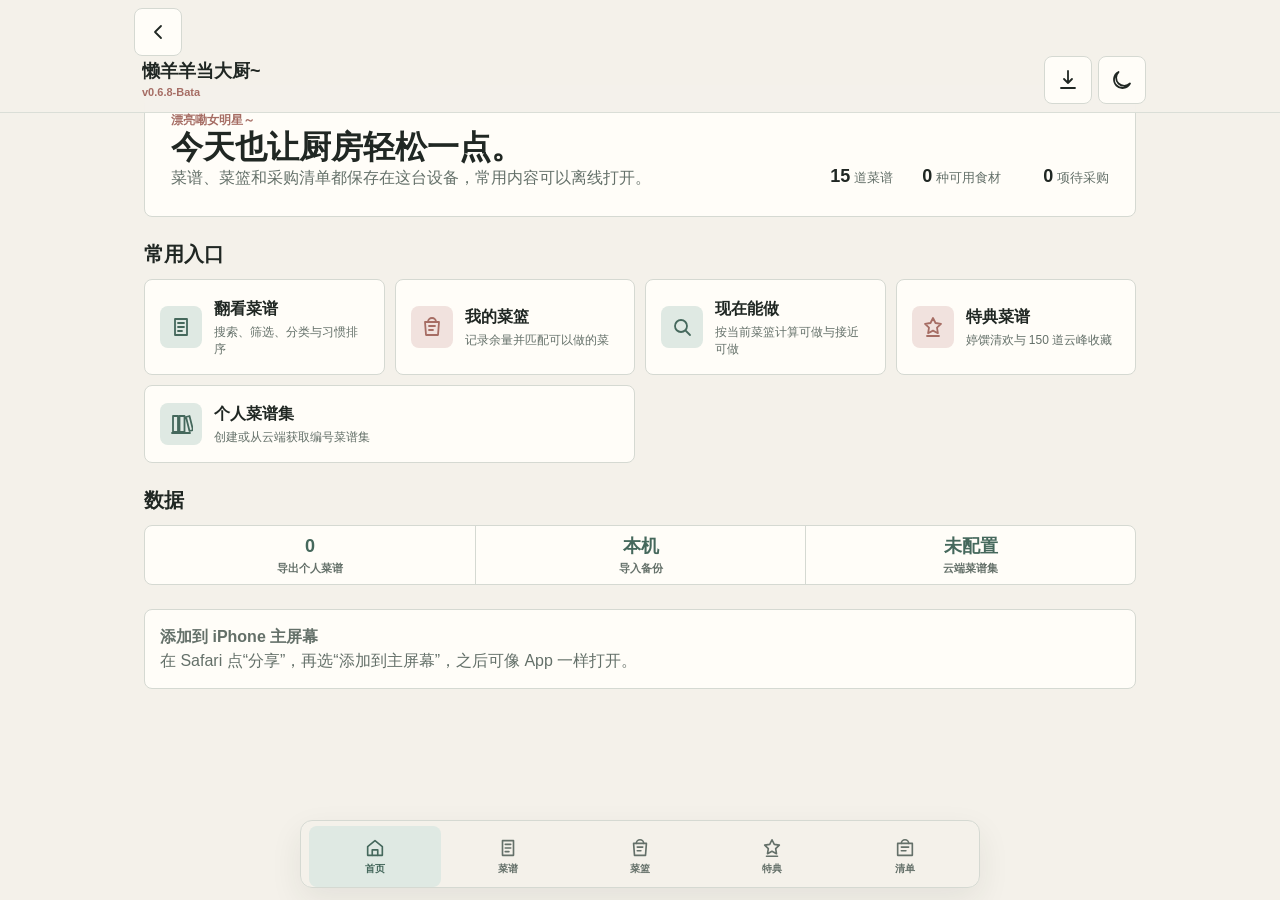
<file: docs/pwa/index.html>
<!doctype html>
<html lang="zh-CN">
<head>
  <meta charset="utf-8">
  <meta name="viewport" content="width=device-width,initial-scale=1,viewport-fit=cover">
  <meta name="theme-color" content="#f4f1ea" media="(prefers-color-scheme: light)">
  <meta name="theme-color" content="#181a19" media="(prefers-color-scheme: dark)">
  <meta name="description" content="懒羊羊当大厨~，可添加到 iPhone 主屏幕的离线家庭菜谱工具。">
  <meta name="apple-mobile-web-app-capable" content="yes">
  <meta name="apple-mobile-web-app-status-bar-style" content="default">
  <meta name="apple-mobile-web-app-title" content="懒羊羊当大厨~">
  <link rel="manifest" href="./manifest.webmanifest">
  <link rel="apple-touch-icon" href="./icons/icon-180.png">
  <link rel="icon" href="./icons/icon-192.png">
  <link rel="stylesheet" href="./styles.css">
  <script>try{document.documentElement.dataset.theme=localStorage.getItem("lazy-sheep-chef:pwa:tings:theme")||"light"}catch(_){}</script>
  <title>懒羊羊当大厨~</title>
</head>
<body>
  <a class="skip-link" href="#app-main">跳到主要内容</a>
  <div id="app" class="app-shell">
    <header class="topbar">
      <div class="topbar-inner">
        <button id="back-button" class="icon-button back-button" type="button" aria-label="返回" hidden></button>
        <div class="brand-block">
          <strong id="page-title" class="page-title">懒羊羊当大厨~</strong>
          <span id="page-kicker" class="page-kicker">漂亮嘞女明星～</span>
        </div>
        <div class="topbar-actions">
          <button id="install-button" class="icon-button" type="button" aria-label="安装到桌面" title="安装到桌面" hidden></button>
          <button id="theme-button" class="icon-button" type="button" aria-label="切换夜间皮肤" title="切换皮肤"></button>
        </div>
      </div>
    </header>

    <main id="app-main" tabindex="-1" aria-live="polite"></main>

    <nav id="bottom-nav" class="bottom-nav" aria-label="主要导航"></nav>
  </div>

  <div id="modal-root"></div>
  <div id="toast" class="toast" role="status" aria-live="polite" hidden></div>
  <input id="import-file" type="file" accept="application/json,.json" hidden>

  <script src="./core.js"></script>
  <script src="./app.js"></script>
</body>
</html>
</file>
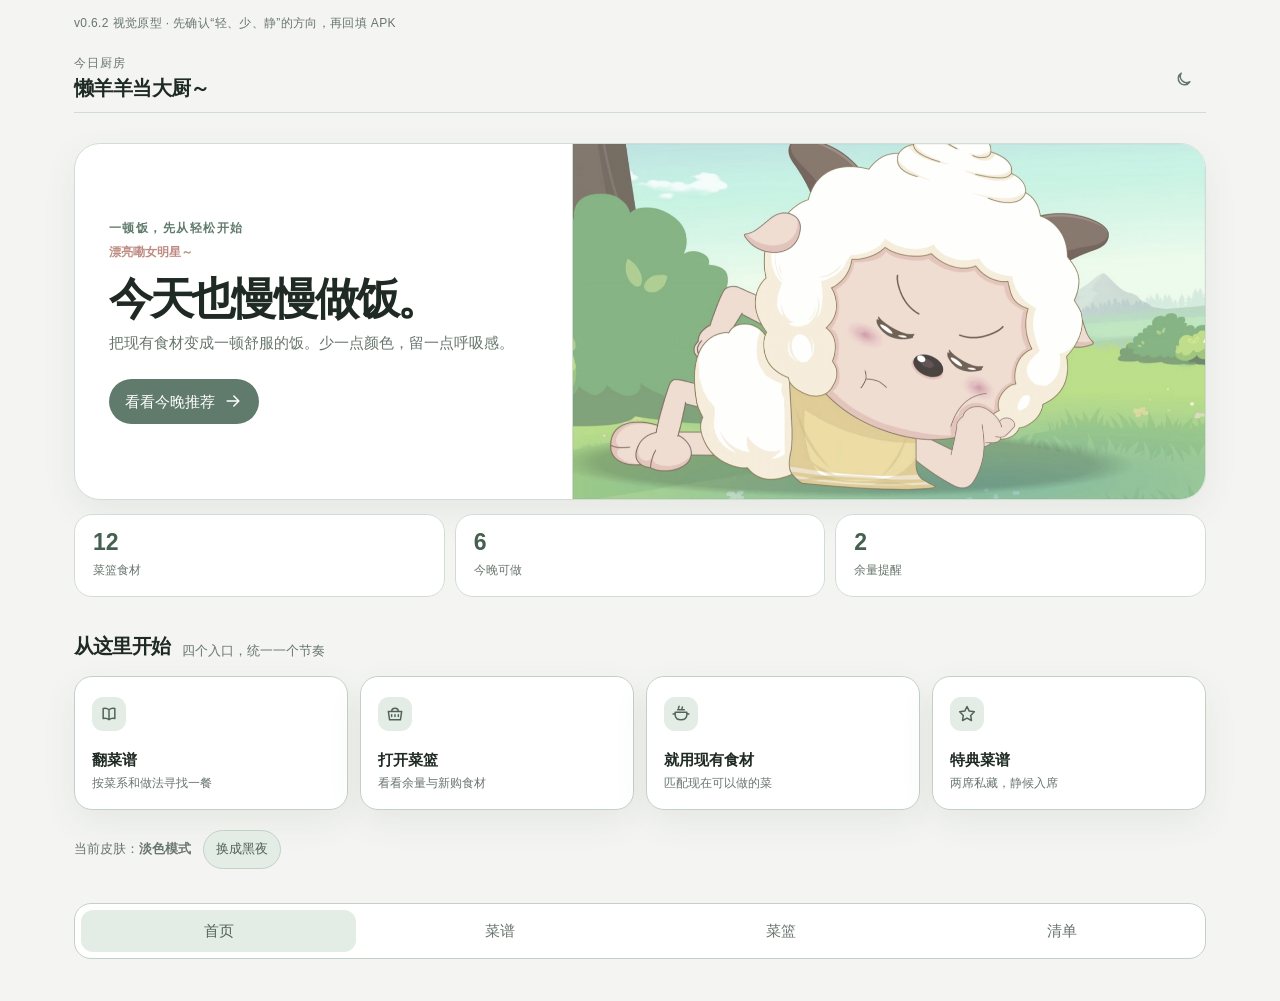
<file: docs/prototype/v0.6.2/index.html>
<!doctype html>
<html lang="zh-CN">
<head>
  <meta charset="utf-8">
  <meta name="viewport" content="width=device-width, initial-scale=1">
  <title>懒羊羊当大厨 · 视觉原型</title>
  <style>
    :root {
      color-scheme: light;
      --canvas: #f4f5f2;
      --surface: #ffffff;
      --surface-soft: #edf2ee;
      --hero: #eaf0eb;
      --ink: #202a24;
      --muted: #68756d;
      --line: #d1ddd4;
      --control-line: #c2d0c6;
      --control-soft: #e4ece6;
      --control-ink: #50645a;
      --accent: #607b6c;
      --accent-deep: #456051;
      --rose: #bd8b82;
      --gold: #ad9b66;
      --shadow: 0 12px 34px rgba(58, 74, 63, .08);
      --radius-lg: 26px;
      --radius-md: 18px;
      --radius-sm: 13px;
    }

    html[data-theme="night"] {
      color-scheme: dark;
      --canvas: #121614;
      --surface: #1c221e;
      --surface-soft: #26302a;
      --hero: #202a24;
      --ink: #edf2ed;
      --muted: #afbbb2;
      --line: #354139;
      --control-line: #4d5f53;
      --control-soft: #2d3a31;
      --control-ink: #d3e1d6;
      --accent: #9eb8a6;
      --accent-deep: #d1e0d5;
      --rose: #d29b92;
      --gold: #d0bb81;
      --shadow: none;
    }

    * { box-sizing: border-box; }
    body {
      margin: 0;
      min-width: 320px;
      background: var(--canvas);
      color: var(--ink);
      font: 15px/1.55 Inter, "PingFang SC", "Microsoft YaHei", sans-serif;
      transition: background .2s ease, color .2s ease;
    }
    button { font: inherit; }
    .prototype-note {
      max-width: 1180px;
      margin: 14px auto 0;
      padding: 0 24px;
      color: var(--muted);
      font-size: 12px;
      letter-spacing: .03em;
    }
    .shell { max-width: 1180px; margin: 0 auto; padding: 14px 24px 42px; }
    .topbar {
      display: flex;
      align-items: center;
      gap: 18px;
      min-height: 66px;
      border-bottom: 1px solid var(--line);
    }
    .brand { margin-right: auto; }
    .brand small { display: block; color: var(--muted); font-size: 12px; letter-spacing: .08em; }
    .brand strong { display: block; margin-top: 1px; font-size: 20px; letter-spacing: -.03em; }
    .top-actions { display: flex; align-items: center; gap: 7px; }
    .icon-button, .nav-button, .text-button {
      border: 1px solid transparent;
      background: transparent;
      color: var(--muted);
      cursor: pointer;
      transition: background .18s ease, color .18s ease, border-color .18s ease, transform .18s ease;
    }
    .icon-button {
      display: grid;
      place-items: center;
      width: 44px;
      height: 44px;
      border-radius: 50%;
    }
    .icon-button:hover, .icon-button:focus-visible { background: var(--surface-soft); color: var(--accent-deep); }
    .icon-button:active { transform: scale(.96); }
    .icon { width: 20px; height: 20px; fill: none; stroke: currentColor; stroke-width: 1.8; stroke-linecap: round; stroke-linejoin: round; }
    .page { display: none; padding-top: 30px; }
    .page.is-active { display: block; animation: rise .22s ease both; }
    @keyframes rise { from { opacity: 0; transform: translateY(8px); } to { opacity: 1; transform: none; } }
    @media (prefers-reduced-motion: reduce) { *, *::before, *::after { animation-duration: .01ms !important; transition-duration: .01ms !important; } }

    .hero {
      display: grid;
      grid-template-columns: minmax(0, .88fr) minmax(300px, 1.12fr);
      align-items: center;
      min-height: 286px;
      padding: 0;
      border: 1px solid var(--line);
      border-radius: var(--radius-lg);
      background: var(--surface);
      box-shadow: var(--shadow);
      overflow: hidden;
    }
    .hero-copy { max-width: 560px; padding: 32px 34px; }
    .eyebrow { color: var(--accent); font-size: 12px; font-weight: 700; letter-spacing: .12em; }
    .signature { margin-top: 6px; color: var(--rose); font-size: 12px; font-weight: 700; }
    h1 { margin: 13px 0 9px; font-size: clamp(28px, 4vw, 44px); line-height: 1.08; letter-spacing: -.065em; }
    .hero p { max-width: 430px; margin: 0; color: var(--muted); }
    .hero-action { display: inline-flex; align-items: center; gap: 8px; margin-top: 24px; padding: 11px 16px; border: 0; border-radius: 999px; background: var(--accent); color: #fff; cursor: pointer; }
    .hero-action:hover, .hero-action:focus-visible { background: var(--accent-deep); }
    html[data-theme="night"] .hero-action { color: #172019; }
    .hero-media { position: relative; min-height: 286px; margin: 0; overflow: hidden; border-left: 1px solid var(--line); background: var(--surface-soft); }
    .hero-media::after { content: ""; position: absolute; inset: 0; background: rgba(244, 247, 242, .14); pointer-events: none; }
    .hero-media img { display: block; width: 100%; height: 100%; min-height: 286px; object-fit: cover; object-position: 51% 53%; filter: saturate(.8) contrast(.96) brightness(1.03); }
    html[data-theme="night"] .hero-media { background: #1a221d; }
    html[data-theme="night"] .hero-media::after { background: rgba(20, 28, 23, .44); }
    html[data-theme="night"] .hero-media img { filter: saturate(.5) contrast(.94) brightness(.72); }

    .section-head { display: flex; align-items: end; gap: 12px; margin: 34px 0 14px; }
    .section-head h2 { margin: 0; font-size: 20px; letter-spacing: -.04em; }
    .section-head span { color: var(--muted); font-size: 13px; }
    .stats { display: grid; grid-template-columns: repeat(3, 1fr); gap: 10px; margin-top: 14px; }
    .stat { padding: 16px 18px; border: 1px solid var(--line); border-radius: var(--radius-md); background: var(--surface); }
    .stat b { display: block; color: var(--accent-deep); font-size: 23px; line-height: 1; }
    .stat span { display: block; margin-top: 7px; color: var(--muted); font-size: 12px; }
    .action-grid { display: grid; grid-template-columns: repeat(4, 1fr); gap: 12px; }
    .action {
      display: flex; min-height: 126px; flex-direction: column; align-items: flex-start; justify-content: space-between;
      padding: 17px; border: 1px solid var(--control-line); border-radius: var(--radius-md); background: var(--surface); color: var(--ink); text-align: left; cursor: pointer; box-shadow: var(--shadow);
      transition: transform .18s ease, border-color .18s ease;
    }
    .action:hover, .action:focus-visible { border-color: var(--accent); transform: translateY(-2px); }
    .action .mini-icon { display: grid; place-items: center; width: 34px; height: 34px; border-radius: 11px; background: var(--control-soft); color: var(--control-ink); }
    .action strong { display: block; margin-top: 14px; color: var(--ink); font-size: 15px; }
    .action span { display: block; margin-top: 3px; color: var(--muted); font-size: 12px; }
    .appearance { display: flex; align-items: center; gap: 12px; margin-top: 20px; color: var(--muted); font-size: 13px; }
    .appearance .text-button { padding: 8px 12px; border-color: var(--control-line); border-radius: 999px; color: var(--control-ink); background: var(--control-soft); }

    .recipes-toolbar { display: flex; align-items: center; gap: 10px; padding: 10px 0 14px; border-bottom: 1px solid var(--line); }
    .recipes-toolbar strong { margin-right: auto; }
    .recipes-toolbar .icon-button { border: 1px solid var(--line); background: var(--surface); }
    .recipe-list { display: grid; gap: 10px; margin-top: 16px; }
    .recipe { display: flex; align-items: center; gap: 14px; padding: 16px; border: 1px solid var(--line); border-radius: var(--radius-md); background: var(--surface); }
    .recipe-mark { display: grid; place-items: center; width: 42px; height: 42px; flex: 0 0 auto; border-radius: 13px; background: var(--surface-soft); color: var(--accent); }
    .recipe strong { display: block; }
    .recipe span { display: block; margin-top: 3px; color: var(--muted); font-size: 12px; }
    .filter-panel { display: none; margin-top: 12px; padding: 16px; border: 1px solid var(--line); border-radius: var(--radius-md); background: var(--surface); }
    .filter-panel.is-open { display: block; }
    .filter-panel label { display: block; color: var(--muted); font-size: 12px; }
    .filter-panel input { width: 100%; margin-top: 7px; padding: 11px 12px; border: 1px solid var(--line); border-radius: 11px; background: var(--canvas); color: var(--ink); }
    .filter-row { display: flex; gap: 8px; flex-wrap: wrap; margin-top: 12px; }
    .filter-chip { padding: 8px 11px; border: 1px solid var(--control-line); border-radius: 999px; background: var(--surface); color: var(--muted); cursor: pointer; }
    .filter-chip.is-selected { border-color: var(--accent); background: var(--control-soft); color: var(--control-ink); }
    .bottom-nav { display: flex; gap: 6px; margin-top: 34px; padding: 6px; border: 1px solid var(--control-line); border-radius: 17px; background: var(--surface); }
    .nav-button { flex: 1; min-height: 42px; border-radius: 12px; }
    .nav-button.is-active { background: var(--control-soft); color: var(--control-ink); }
    .focus-ring:focus-visible, button:focus-visible, input:focus-visible { outline: 3px solid color-mix(in srgb, var(--accent) 38%, transparent); outline-offset: 2px; }
    @media (max-width: 760px) {
      .shell { padding: 10px 16px 28px; }
      .hero { grid-template-columns: 1fr; }
      .hero-copy { padding: 26px 24px 24px; }
      .hero-media { min-height: 216px; border-top: 1px solid var(--line); border-left: 0; }
      .hero-media img { min-height: 216px; object-position: 51% 51%; }
      .action-grid { grid-template-columns: repeat(2, 1fr); }
    }
    @media (max-width: 430px) {
      .prototype-note { padding: 0 16px; }
      .topbar { min-height: 58px; }
      .brand strong { font-size: 18px; }
      .stats { gap: 7px; }
      .stat { padding: 13px 12px; }
      .stat b { font-size: 19px; }
      .action-grid { gap: 8px; }
      .action { min-height: 118px; padding: 14px; }
    }
  </style>
</head>
<body>
  <p class="prototype-note">v0.6.2 视觉原型 · 先确认“轻、少、静”的方向，再回填 APK</p>
  <main class="shell">
    <header class="topbar">
      <div class="brand"><small>今日厨房</small><strong>懒羊羊当大厨～</strong></div>
      <div class="top-actions">
        <button class="icon-button" id="themeToggle" type="button" aria-label="切换到黑夜皮肤" title="切换皮肤">
          <svg class="icon" aria-hidden="true"><use href="#i-moon"></use></svg>
        </button>
      </div>
    </header>

    <section class="page is-active" id="homePage" aria-labelledby="homeTitle">
      <article class="hero">
        <div class="hero-copy">
          <div class="eyebrow">一顿饭，先从轻松开始</div>
          <div class="signature">漂亮嘞女明星～</div>
          <h1 id="homeTitle">今天也慢慢做饭。</h1>
          <p>把现有食材变成一顿舒服的饭。少一点颜色，留一点呼吸感。</p>
          <button class="hero-action" type="button" data-page="recipes">看看今晚推荐 <svg class="icon" aria-hidden="true"><use href="#i-arrow"></use></svg></button>
        </div>
        <figure class="hero-media">
          <img src="assets/lazy-sheep-hero-v2.png" alt="懒羊羊侧卧在草地上的彩色插画" width="2400" height="1350" loading="eager" decoding="async">
        </figure>
      </article>

      <div class="stats" aria-label="厨房状态">
        <div class="stat"><b>12</b><span>菜篮食材</span></div>
        <div class="stat"><b>6</b><span>今晚可做</span></div>
        <div class="stat"><b>2</b><span>余量提醒</span></div>
      </div>

      <div class="section-head"><h2>从这里开始</h2><span>四个入口，统一一个节奏</span></div>
      <div class="action-grid">
        <button class="action" type="button" data-page="recipes"><span class="mini-icon"><svg class="icon"><use href="#i-book"></use></svg></span><span><strong>翻菜谱</strong><span>按菜系和做法寻找一餐</span></span></button>
        <button class="action" type="button"><span class="mini-icon"><svg class="icon"><use href="#i-basket"></use></svg></span><span><strong>打开菜篮</strong><span>看看余量与新购食材</span></span></button>
        <button class="action" type="button"><span class="mini-icon"><svg class="icon"><use href="#i-pot"></use></svg></span><span><strong>就用现有食材</strong><span>匹配现在可以做的菜</span></span></button>
        <button class="action" type="button"><span class="mini-icon"><svg class="icon"><use href="#i-star"></use></svg></span><span><strong>特典菜谱</strong><span>两席私藏，静候入席</span></span></button>
      </div>
      <div class="appearance"><span>当前皮肤：<b id="themeName">淡色模式</b></span><button class="text-button" id="themeInline" type="button">换成黑夜</button></div>
    </section>

    <section class="page" id="recipesPage" aria-labelledby="recipesTitle">
      <div class="section-head"><h2 id="recipesTitle">菜谱</h2><span>先看内容，需要时再筛选</span></div>
      <div class="recipes-toolbar"><strong>全部菜谱 · 24 道</strong><button class="icon-button" id="searchToggle" type="button" aria-label="打开搜索"><svg class="icon"><use href="#i-search"></use></svg></button><button class="icon-button" id="filterToggle" type="button" aria-label="打开筛选"><svg class="icon"><use href="#i-filter"></use></svg></button></div>
      <div class="filter-panel" id="filterPanel">
        <label>搜索菜谱<input placeholder="输入菜名、食材或口味" aria-label="搜索菜谱"></label>
        <div class="filter-row" aria-label="菜谱筛选"><button class="filter-chip is-selected" type="button">全部</button><button class="filter-chip" type="button">家常融合</button><button class="filter-chip" type="button">快手</button><button class="filter-chip" type="button">清淡</button></div>
      </div>
      <div class="recipe-list">
        <article class="recipe"><span class="recipe-mark"><svg class="icon"><use href="#i-pot"></use></svg></span><div><strong>懒人番茄鸡蛋面</strong><span>家常融合 · 15 分钟 · 2 人份</span></div></article>
        <article class="recipe"><span class="recipe-mark"><svg class="icon"><use href="#i-leaf"></use></svg></span><div><strong>清爽小炒时蔬</strong><span>清淡 · 12 分钟 · 2 人份</span></div></article>
        <article class="recipe"><span class="recipe-mark"><svg class="icon"><use href="#i-book"></use></svg></span><div><strong>一锅奶香土豆</strong><span>家常融合 · 25 分钟 · 3 人份</span></div></article>
      </div>
    </section>

    <nav class="bottom-nav" aria-label="原型页面切换"><button class="nav-button is-active" type="button" data-page="home">首页</button><button class="nav-button" type="button" data-page="recipes">菜谱</button><button class="nav-button" type="button" data-page="home">菜篮</button><button class="nav-button" type="button" data-page="home">清单</button></nav>
  </main>

  <svg width="0" height="0" aria-hidden="true" style="position:absolute"><defs>
    <symbol id="i-moon" viewBox="0 0 24 24"><path d="M19 15.3A7.5 7.5 0 0 1 8.7 5a7.5 7.5 0 1 0 10.3 10.3Z"/></symbol>
    <symbol id="i-arrow" viewBox="0 0 24 24"><path d="M5 12h13M13 6l6 6-6 6"/></symbol>
    <symbol id="i-book" viewBox="0 0 24 24"><path d="M5 5.5c2.7-.7 5-.2 7 1.4v12c-2-1.6-4.3-2.1-7-1.4zM19 5.5c-2.7-.7-5-.2-7 1.4v12c2-1.6 4.3-2.1 7-1.4z"/></symbol>
    <symbol id="i-basket" viewBox="0 0 24 24"><path d="M4 9h16l-1.5 10h-13zM8 9a4 4 0 0 1 8 0M8 13v2M12 13v2M16 13v2"/></symbol>
    <symbol id="i-pot" viewBox="0 0 24 24"><path d="M5 10h14v3c0 4-2.7 6-7 6s-7-2-7-6zM8 7h8M4 12H2.5M21.5 12H20M9 5c0-1 .7-1.4.7-2.3M13 6c0-1 .7-1.4.7-2.3"/></symbol>
    <symbol id="i-star" viewBox="0 0 24 24"><path d="m12 3 2.7 5.5 6.1.9-4.4 4.3 1 6.1-5.4-2.9-5.4 2.9 1-6.1-4.4-4.3 6.1-.9z"/></symbol>
    <symbol id="i-search" viewBox="0 0 24 24"><circle cx="10.8" cy="10.8" r="6.5"/><path d="m16 16 4.5 4.5"/></symbol>
    <symbol id="i-filter" viewBox="0 0 24 24"><path d="M4 6h16M7 12h10M10 18h4"/></symbol>
    <symbol id="i-leaf" viewBox="0 0 24 24"><path d="M19 5c-7 0-12 3-12 8 0 3.3 2.4 5.5 5.6 5.5C18 18.5 19 11 19 5Z"/><path d="M5 20c2-4 5-6.5 10-8.5"/></symbol>
  </defs></svg>
  <script>
    const root = document.documentElement;
    const themeToggle = document.querySelector('#themeToggle');
    const themeInline = document.querySelector('#themeInline');
    const themeName = document.querySelector('#themeName');
    const savedTheme = localStorage.getItem('prototype-theme') || 'light';
    function setTheme(mode) {
      root.dataset.theme = mode === 'night' ? 'night' : 'light';
      const night = root.dataset.theme === 'night';
      themeName.textContent = night ? '黑夜模式' : '淡色模式';
      themeInline.textContent = night ? '换成淡色' : '换成黑夜';
      themeToggle.setAttribute('aria-label', night ? '切换到淡色皮肤' : '切换到黑夜皮肤');
      localStorage.setItem('prototype-theme', root.dataset.theme);
    }
    function toggleTheme() { setTheme(root.dataset.theme === 'night' ? 'light' : 'night'); }
    setTheme(savedTheme);
    themeToggle.addEventListener('click', toggleTheme);
    themeInline.addEventListener('click', toggleTheme);
    document.querySelectorAll('[data-page]').forEach(button => button.addEventListener('click', () => {
      const target = button.dataset.page === 'recipes' ? 'recipes' : 'home';
      document.querySelector('#homePage').classList.toggle('is-active', target === 'home');
      document.querySelector('#recipesPage').classList.toggle('is-active', target === 'recipes');
      document.querySelectorAll('.nav-button').forEach(nav => nav.classList.toggle('is-active', nav.dataset.page === target));
      window.scrollTo({top: 0, behavior: 'smooth'});
    }));
    document.querySelector('#filterToggle').addEventListener('click', () => document.querySelector('#filterPanel').classList.toggle('is-open'));
    document.querySelector('#searchToggle').addEventListener('click', () => { const panel = document.querySelector('#filterPanel'); panel.classList.add('is-open'); panel.querySelector('input').focus(); });
    document.querySelectorAll('.filter-chip').forEach(chip => chip.addEventListener('click', () => { document.querySelectorAll('.filter-chip').forEach(item => item.classList.remove('is-selected')); chip.classList.add('is-selected'); }));
  </script>
</body>
</html>
</file>
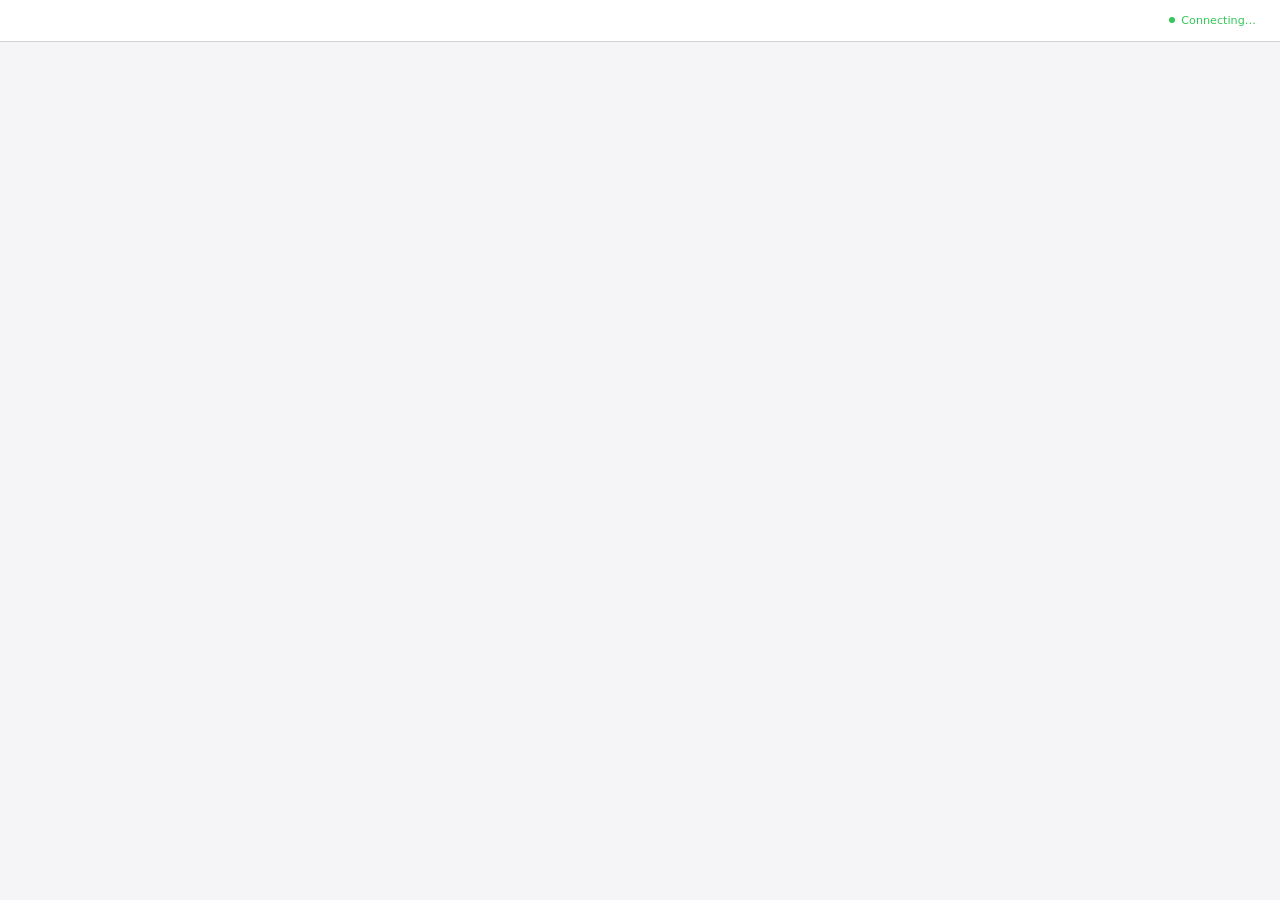
<file: .agents/skills/brainstorming/scripts/frame-template.html>
<!DOCTYPE html>
<html>
<head>
  <meta charset="utf-8">
  <title>Superpowers Brainstorming</title>
  <style>
    /*
     * BRAINSTORM COMPANION FRAME TEMPLATE
     *
     * This template provides a consistent frame with:
     * - OS-aware light/dark theming
     * - Header branding and connection status
     * - Scrollable main content area
     * - CSS helpers for common UI patterns
     *
     * Content is injected via placeholder comment in #frame-content.
     */

    * { box-sizing: border-box; margin: 0; padding: 0; }
    html, body { height: 100%; overflow: hidden; }

    /* ===== THEME VARIABLES ===== */
    :root {
      --bg-primary: #f5f5f7;
      --bg-secondary: #ffffff;
      --bg-tertiary: #e5e5e7;
      --border: #d1d1d6;
      --text-primary: #1d1d1f;
      --text-secondary: #86868b;
      --text-tertiary: #aeaeb2;
      --accent: #0071e3;
      --accent-hover: #0077ed;
      --success: #34c759;
      --warning: #ff9f0a;
      --error: #ff3b30;
      --selected-bg: #e8f4fd;
      --selected-border: #0071e3;
    }

    @media (prefers-color-scheme: dark) {
      :root {
        --bg-primary: #1d1d1f;
        --bg-secondary: #2d2d2f;
        --bg-tertiary: #3d3d3f;
        --border: #424245;
        --text-primary: #f5f5f7;
        --text-secondary: #86868b;
        --text-tertiary: #636366;
        --accent: #0a84ff;
        --accent-hover: #409cff;
        --selected-bg: rgba(10, 132, 255, 0.15);
        --selected-border: #0a84ff;
      }
    }

    body {
      font-family: system-ui, -apple-system, BlinkMacSystemFont, sans-serif;
      background: var(--bg-primary);
      color: var(--text-primary);
      display: flex;
      flex-direction: column;
      line-height: 1.5;
    }

    /* ===== FRAME STRUCTURE ===== */
    .brand { display: flex; align-items: center; min-width: 0; overflow: hidden; color: var(--text-secondary); line-height: 1; }
    .brand a { color: inherit; text-decoration: none; display: flex; align-items: center; gap: 0.5rem; min-width: 0; max-width: 100%; line-height: 1; }
    .brand-copy { display: block; min-width: 0; overflow: hidden; text-overflow: ellipsis; white-space: nowrap; line-height: 1; transform: translateY(-1px); }
    .brand-logo { display: block; height: 1em; width: auto; max-width: 180px; flex-shrink: 0; filter: invert(1); }
    @media (prefers-color-scheme: dark) {
      .brand-logo { filter: none; }
    }
    .status { font-size: 0.7rem; color: var(--status-color, var(--success)); display: flex; align-items: center; gap: 0.4rem; justify-self: end; white-space: nowrap; line-height: 1; }
    .status::before { content: ''; width: 6px; height: 6px; background: var(--status-color, var(--success)); border-radius: 50%; }

    .main { flex: 1; overflow-y: auto; }
    #frame-content { padding: 2rem; min-height: 100%; }

    .header {
      background: var(--bg-secondary);
      border-bottom: 1px solid var(--border);
      padding: 0.5rem 1.5rem;
      flex-shrink: 0;
      display: grid;
      grid-template-columns: minmax(0, 1fr) auto;
      align-items: center;
      gap: 1rem;
      min-height: 42px;
    }
    .header .brand { justify-self: start; width: 100%; font-size: 0.75rem; line-height: 1; }
    .header .status { grid-column: 2; line-height: 1; }
    .header span {
      font-size: 0.75rem;
      color: var(--text-secondary);
    }
    .header .selected-text {
      color: var(--accent);
      font-weight: 500;
    }

    /* ===== TYPOGRAPHY ===== */
    h2 { font-size: 1.5rem; font-weight: 600; margin-bottom: 0.5rem; }
    h3 { font-size: 1.1rem; font-weight: 600; margin-bottom: 0.25rem; }
    .subtitle { color: var(--text-secondary); margin-bottom: 1.5rem; }
    .section { margin-bottom: 2rem; }
    .label { font-size: 0.7rem; color: var(--text-secondary); text-transform: uppercase; letter-spacing: 0.05em; margin-bottom: 0.5rem; }

    /* ===== OPTIONS (for A/B/C choices) ===== */
    .options { display: flex; flex-direction: column; gap: 0.75rem; }
    .option {
      background: var(--bg-secondary);
      border: 2px solid var(--border);
      border-radius: 12px;
      padding: 1rem 1.25rem;
      cursor: pointer;
      transition: all 0.15s ease;
      display: flex;
      align-items: flex-start;
      gap: 1rem;
    }
    .option:hover { border-color: var(--accent); }
    .option.selected { background: var(--selected-bg); border-color: var(--selected-border); }
    .option .letter {
      background: var(--bg-tertiary);
      color: var(--text-secondary);
      width: 1.75rem; height: 1.75rem;
      border-radius: 6px;
      display: flex; align-items: center; justify-content: center;
      font-weight: 600; font-size: 0.85rem; flex-shrink: 0;
    }
    .option.selected .letter { background: var(--accent); color: white; }
    .option .content { flex: 1; }
    .option .content h3 { font-size: 0.95rem; margin-bottom: 0.15rem; }
    .option .content p { color: var(--text-secondary); font-size: 0.85rem; margin: 0; }

    /* ===== CARDS (for showing designs/mockups) ===== */
    .cards { display: grid; grid-template-columns: repeat(auto-fit, minmax(280px, 1fr)); gap: 1rem; }
    .card {
      background: var(--bg-secondary);
      border: 1px solid var(--border);
      border-radius: 12px;
      overflow: hidden;
      cursor: pointer;
      transition: all 0.15s ease;
    }
    .card:hover { border-color: var(--accent); transform: translateY(-2px); box-shadow: 0 4px 12px rgba(0,0,0,0.1); }
    .card.selected { border-color: var(--selected-border); border-width: 2px; }
    .card-image { background: var(--bg-tertiary); aspect-ratio: 16/10; display: flex; align-items: center; justify-content: center; }
    .card-body { padding: 1rem; }
    .card-body h3 { margin-bottom: 0.25rem; }
    .card-body p { color: var(--text-secondary); font-size: 0.85rem; }

    /* ===== MOCKUP CONTAINER ===== */
    .mockup {
      background: var(--bg-secondary);
      border: 1px solid var(--border);
      border-radius: 12px;
      overflow: hidden;
      margin-bottom: 1.5rem;
    }
    .mockup-header {
      background: var(--bg-tertiary);
      padding: 0.5rem 1rem;
      font-size: 0.75rem;
      color: var(--text-secondary);
      border-bottom: 1px solid var(--border);
    }
    .mockup-body { padding: 1.5rem; }

    /* ===== SPLIT VIEW (side-by-side comparison) ===== */
    .split { display: grid; grid-template-columns: 1fr 1fr; gap: 1.5rem; }
    @media (max-width: 700px) { .split { grid-template-columns: 1fr; } }

    /* ===== PROS/CONS ===== */
    .pros-cons { display: grid; grid-template-columns: 1fr 1fr; gap: 1rem; margin: 1rem 0; }
    .pros, .cons { background: var(--bg-secondary); border-radius: 8px; padding: 1rem; }
    .pros h4 { color: var(--success); font-size: 0.85rem; margin-bottom: 0.5rem; }
    .cons h4 { color: var(--error); font-size: 0.85rem; margin-bottom: 0.5rem; }
    .pros ul, .cons ul { margin-left: 1.25rem; font-size: 0.85rem; color: var(--text-secondary); }
    .pros li, .cons li { margin-bottom: 0.25rem; }

    /* ===== PLACEHOLDER (for mockup areas) ===== */
    .placeholder {
      background: var(--bg-tertiary);
      border: 2px dashed var(--border);
      border-radius: 8px;
      padding: 2rem;
      text-align: center;
      color: var(--text-tertiary);
    }

    /* ===== INLINE MOCKUP ELEMENTS ===== */
    .mock-nav { background: var(--accent); color: white; padding: 0.75rem 1rem; display: flex; gap: 1.5rem; font-size: 0.9rem; }
    .mock-sidebar { background: var(--bg-tertiary); padding: 1rem; min-width: 180px; }
    .mock-content { padding: 1.5rem; flex: 1; }
    .mock-button { background: var(--accent); color: white; border: none; padding: 0.5rem 1rem; border-radius: 6px; font-size: 0.85rem; }
    .mock-input { background: var(--bg-primary); border: 1px solid var(--border); border-radius: 6px; padding: 0.5rem; width: 100%; }
  </style>
</head>
<body>
  <div class="header">
    <!-- BRANDING -->
    <div class="status">Connecting…</div>
  </div>

  <div class="main">
    <div id="frame-content">
      <!-- CONTENT -->
    </div>
  </div>

</body>
</html>
</file>
<file: docs/pwa/styles.css>
:root {
  color-scheme: light;
  --canvas: #f4f1ea;
  --canvas-soft: #ebe7df;
  --surface: #fffdf8;
  --surface-strong: #f0eee7;
  --ink: #202723;
  --muted: #647069;
  --line: #d5d9d2;
  --accent: #45685c;
  --accent-soft: #dfe9e3;
  --warm: #a66d64;
  --warm-soft: #f1e2de;
  --gold: #8d7345;
  --focus: #2d6d5b;
  --danger: #9a4f4a;
  --shadow: 0 12px 32px rgba(36, 45, 40, 0.08);
  --topbar-height: 68px;
  --nav-height: 68px;
  --radius-control: 8px;
  --radius-card: 8px;
  --radius-sheet: 16px;
}

:root[data-theme="dark"] {
  color-scheme: dark;
  --canvas: #181a19;
  --canvas-soft: #202321;
  --surface: #242725;
  --surface-strong: #2d312e;
  --ink: #edf0ec;
  --muted: #adb6b0;
  --line: #414742;
  --accent: #9cb8aa;
  --accent-soft: #30423a;
  --warm: #d2a39b;
  --warm-soft: #493633;
  --gold: #c4aa76;
  --focus: #b8d7c8;
  --danger: #e0a19b;
  --shadow: 0 14px 36px rgba(0, 0, 0, 0.28);
}

* { box-sizing: border-box; }

html {
  min-height: 100%;
  background: var(--canvas);
  -webkit-text-size-adjust: 100%;
  text-size-adjust: 100%;
}

body {
  min-width: 280px;
  min-height: 100%;
  margin: 0;
  color: var(--ink);
  background: var(--canvas);
  font-family: -apple-system, BlinkMacSystemFont, "SF Pro Text", "PingFang SC", "Microsoft YaHei", sans-serif;
  letter-spacing: 0;
  line-height: 1.5;
  overscroll-behavior-y: none;
}

button, input, select, textarea { font: inherit; letter-spacing: 0; }
button, a { -webkit-tap-highlight-color: transparent; }
button { color: inherit; }

:focus-visible {
  outline: 3px solid var(--focus);
  outline-offset: 2px;
}

.skip-link {
  position: fixed;
  left: 12px;
  top: 8px;
  z-index: 1000;
  padding: 8px 12px;
  color: var(--surface);
  background: var(--ink);
  transform: translateY(-160%);
}

.skip-link:focus { transform: translateY(0); }

.app-shell { min-height: 100dvh; }

.topbar {
  position: fixed;
  inset: 0 0 auto;
  z-index: 20;
  padding-top: env(safe-area-inset-top);
  border-bottom: 1px solid color-mix(in srgb, var(--line) 82%, transparent);
  background: var(--canvas);
  background: color-mix(in srgb, var(--canvas) 94%, transparent);
  -webkit-backdrop-filter: saturate(120%) blur(14px);
  backdrop-filter: saturate(120%) blur(14px);
}

.topbar-inner {
  display: grid;
  grid-template-columns: 48px minmax(0, 1fr) auto;
  align-items: center;
  min-height: var(--topbar-height);
  width: min(100%, 1040px);
  margin: 0 auto;
  padding: 8px 14px;
}

.back-button[hidden] + .brand-block { grid-column: 1 / 3; }
.brand-block { min-width: 0; padding: 0 8px; }
.page-title, .page-kicker { display: block; overflow: hidden; text-overflow: ellipsis; white-space: nowrap; }
.page-title { font-size: 18px; line-height: 1.25; font-weight: 720; }
.page-kicker { margin-top: 2px; color: var(--warm); font-size: 11px; font-weight: 650; }
.topbar-actions { display: flex; gap: 6px; }

#app-main {
  width: min(100%, 1040px);
  min-height: 100dvh;
  margin: 0 auto;
  padding: calc(var(--topbar-height) + env(safe-area-inset-top) + 16px) 16px calc(var(--nav-height) + env(safe-area-inset-bottom) + 24px);
}

.screen { animation: screen-in 220ms cubic-bezier(.2,.8,.2,1); }
@keyframes screen-in { from { opacity: 0; transform: translateY(7px); } to { opacity: 1; transform: none; } }

.icon-button {
  display: inline-grid;
  place-items: center;
  flex: 0 0 48px;
  width: 48px;
  height: 48px;
  padding: 0;
  border: 1px solid var(--line);
  border-radius: var(--radius-control);
  background: var(--surface);
  box-shadow: none;
}

.icon-button:active, .action-card:active, .recipe-card:active, .collection-card:active { transform: scale(.985); }
.icon-button svg, .nav-item svg, .action-icon svg, .inline-icon svg { width: 24px; height: 24px; fill: none; stroke: currentColor; stroke-width: 1.8; stroke-linecap: round; stroke-linejoin: round; }

.bottom-nav {
  position: fixed;
  z-index: 20;
  inset: auto 0 0;
  display: grid;
  grid-template-columns: repeat(5, minmax(0, 1fr));
  min-height: calc(var(--nav-height) + env(safe-area-inset-bottom));
  padding: 5px max(8px, env(safe-area-inset-right)) env(safe-area-inset-bottom) max(8px, env(safe-area-inset-left));
  border-top: 1px solid color-mix(in srgb, var(--line) 82%, transparent);
  background: var(--canvas);
  background: color-mix(in srgb, var(--canvas) 95%, transparent);
  -webkit-backdrop-filter: saturate(120%) blur(14px);
  backdrop-filter: saturate(120%) blur(14px);
}

.nav-item {
  display: grid;
  justify-items: center;
  align-content: center;
  gap: 2px;
  min-width: 0;
  min-height: 56px;
  padding: 4px 2px;
  border: 0;
  border-radius: 8px;
  color: var(--muted);
  background: transparent;
  font-size: 10px;
  font-weight: 650;
}

.nav-item[aria-current="page"] { color: var(--accent); background: var(--accent-soft); }
.nav-item svg { width: 22px; height: 22px; }

.hero {
  display: grid;
  gap: 12px;
  padding: 20px;
  border: 1px solid var(--line);
  border-radius: var(--radius-card);
  background: var(--surface);
}

.hero-eyebrow { color: var(--warm); font-size: 12px; font-weight: 720; }
.hero h1 { max-width: 12em; margin: 0; font-size: clamp(26px, 2rem, 34px); line-height: 1.16; font-weight: 760; }
.hero p { max-width: 40em; margin: 0; color: var(--muted); }
.status-row { display: flex; flex-wrap: wrap; gap: 8px 16px; padding-top: 4px; color: var(--muted); font-size: 13px; }
.status-row strong { color: var(--ink); font-size: 18px; }

.section { margin-top: 24px; }
.section-heading, .screen-heading, .toolbar { display: flex; align-items: center; justify-content: space-between; gap: 12px; }
.section-heading { margin-bottom: 12px; }
.section-heading h2, .screen-heading h1 { margin: 0; font-size: 20px; line-height: 1.3; }
.screen-heading { align-items: flex-start; flex-wrap: wrap; margin-bottom: 16px; }
.screen-heading p { margin: 5px 0 0; color: var(--muted); font-size: 13px; }
.toolbar { flex: 0 0 auto; justify-content: flex-end; }
.toolbar .icon-button { background: var(--surface-strong); }

.action-grid { display: grid; grid-template-columns: repeat(2, minmax(0, 1fr)); gap: 10px; }
.action-card {
  display: grid;
  grid-template-columns: 42px minmax(0, 1fr);
  align-items: center;
  gap: 12px;
  min-height: 96px;
  padding: 15px;
  border: 1px solid var(--line);
  border-radius: var(--radius-card);
  color: var(--ink);
  text-align: left;
  background: var(--surface);
}
.action-card.wide { grid-column: 1 / -1; min-height: 78px; }
.action-icon { display: grid; place-items: center; width: 42px; height: 42px; border-radius: 8px; color: var(--accent); background: var(--accent-soft); }
.action-card:nth-child(2n) .action-icon { color: var(--warm); background: var(--warm-soft); }
.action-title { display: block; font-weight: 720; }
.action-description { display: block; margin-top: 3px; color: var(--muted); font-size: 12px; line-height: 1.4; }

.summary-strip { display: grid; grid-template-columns: repeat(3, 1fr); border: 1px solid var(--line); border-radius: var(--radius-card); background: var(--surface); }
.summary-item { min-width: 0; padding: 13px 10px; text-align: center; }
.summary-item + .summary-item { border-left: 1px solid var(--line); }
.summary-item strong, .summary-item span { display: block; }
.summary-item strong { font-size: 18px; }
.summary-item span { overflow: hidden; color: var(--muted); font-size: 11px; text-overflow: ellipsis; white-space: nowrap; }

.notice, .empty-state, .offline-banner {
  padding: 15px;
  border: 1px solid var(--line);
  border-radius: var(--radius-card);
  color: var(--muted);
  background: var(--surface);
}
.offline-banner { margin-bottom: 12px; color: var(--gold); }
.empty-state { padding: 32px 20px; text-align: center; }
.empty-state h2 { margin: 0 0 6px; color: var(--ink); font-size: 18px; }
.empty-state p { margin: 0; }

.recipe-list, .collection-list, .pantry-list, .shopping-list, .special-list { display: grid; gap: 10px; }
.recipe-card, .collection-card, .pantry-card, .shopping-item, .special-card {
  position: relative;
  display: grid;
  gap: 10px;
  padding: 16px;
  border: 1px solid var(--line);
  border-radius: var(--radius-card);
  background: var(--surface);
}
.recipe-card { grid-template-columns: minmax(0, 1fr) auto; }
.recipe-card-main { min-width: 0; cursor: pointer; }
.recipe-card h2, .collection-card h2, .special-card h2 { margin: 0; font-size: 17px; line-height: 1.35; }
.meta { display: flex; flex-wrap: wrap; gap: 5px 10px; margin-top: 7px; color: var(--muted); font-size: 12px; }
.favorite-button { align-self: start; border: 0; color: var(--muted); background: transparent; }
.favorite-button[aria-pressed="true"] { color: var(--warm); }
.favorite-button svg { fill: currentColor; }
.group-heading { margin: 22px 0 8px; color: var(--accent); font-size: 14px; font-weight: 750; }

.chip-row { display: flex; gap: 8px; overflow-x: auto; padding: 2px 0 8px; scrollbar-width: none; }
.chip-row::-webkit-scrollbar { display: none; }
.chip {
  flex: 0 0 auto;
  min-height: 42px;
  padding: 8px 13px;
  border: 1px solid var(--line);
  border-radius: 999px;
  color: var(--muted);
  background: var(--surface);
}
.chip[aria-pressed="true"] { color: var(--ink); border-color: var(--accent); background: var(--accent-soft); }

.button-row { display: flex; flex-wrap: wrap; gap: 8px; }
.primary-button, .secondary-button, .danger-button {
  min-height: 48px;
  padding: 10px 16px;
  border-radius: var(--radius-control);
  font-weight: 700;
}
.primary-button { border: 1px solid var(--accent); color: var(--surface); background: var(--accent); }
.secondary-button { border: 1px solid var(--line); color: var(--ink); background: var(--surface-strong); }
.danger-button { border: 1px solid color-mix(in srgb, var(--danger) 50%, var(--line)); color: var(--danger); background: var(--surface); }
.text-button { min-height: 44px; padding: 7px 4px; border: 0; color: var(--accent); background: transparent; font-weight: 700; }

.form { display: grid; gap: 14px; }
.field { display: grid; gap: 6px; }
.field label { color: var(--muted); font-size: 12px; font-weight: 650; }
.field input, .field select, .field textarea {
  width: 100%;
  min-height: 48px;
  padding: 11px 12px;
  border: 1px solid var(--line);
  border-radius: var(--radius-control);
  color: var(--ink);
  background: var(--surface);
}
.field textarea { min-height: 94px; resize: vertical; }
.field small { color: var(--muted); }
.two-column { display: grid; grid-template-columns: repeat(2, minmax(0, 1fr)); gap: 10px; }

.detail-hero { padding: 18px; border: 1px solid var(--line); border-radius: var(--radius-card); background: var(--surface); }
.detail-hero h1 { margin: 0 0 8px; font-size: 26px; line-height: 1.25; }
.detail-section { margin-top: 22px; }
.detail-section h2 { margin: 0 0 9px; font-size: 16px; }
.ingredient-list, .step-list { margin: 0; padding-left: 20px; }
.ingredient-list li, .step-list li { padding: 5px 0; }
.ingredient-list button { min-height: 40px; padding: 0; border: 0; color: var(--accent); background: transparent; text-align: left; }

.cover-special { grid-template-columns: 88px minmax(0, 1fr); align-items: center; padding: 0; overflow: hidden; }
.cover-special img { width: 88px; height: 96px; object-fit: cover; background: var(--surface-strong); }
.cover-special .special-copy { padding: 13px 14px 13px 0; min-width: 0; }
.special-mark { color: var(--warm); font-size: 11px; font-weight: 750; }

.modal-backdrop {
  position: fixed;
  z-index: 100;
  inset: 0;
  display: grid;
  align-items: end;
  padding: 12px max(12px, env(safe-area-inset-right)) max(12px, env(safe-area-inset-bottom)) max(12px, env(safe-area-inset-left));
  background: rgba(12, 15, 13, 0.46);
  animation: fade-in 160ms ease-out;
}
.modal-sheet {
  width: min(100%, 620px);
  max-height: min(88dvh, 780px);
  margin: 0 auto;
  overflow: auto;
  padding: 18px;
  border: 1px solid var(--line);
  border-radius: var(--radius-sheet);
  background: var(--canvas);
  box-shadow: var(--shadow);
  animation: sheet-in 210ms cubic-bezier(.2,.8,.2,1);
}
.modal-heading { display: flex; align-items: center; justify-content: space-between; gap: 12px; margin-bottom: 16px; }
.modal-heading h2 { margin: 0; font-size: 19px; }
@keyframes fade-in { from { opacity: 0; } }
@keyframes sheet-in { from { transform: translateY(24px); opacity: 0; } }

.toast {
  position: fixed;
  z-index: 120;
  left: 50%;
  bottom: calc(var(--nav-height) + env(safe-area-inset-bottom) + 14px);
  max-width: calc(100% - 32px);
  padding: 10px 14px;
  border-radius: var(--radius-control);
  color: var(--surface);
  background: var(--ink);
  box-shadow: var(--shadow);
  transform: translateX(-50%);
}

.install-guide { display: grid; gap: 10px; }
.install-step { display: grid; grid-template-columns: 28px minmax(0, 1fr); gap: 10px; align-items: start; }
.install-step strong { display: grid; place-items: center; width: 28px; height: 28px; border-radius: 50%; color: var(--surface); background: var(--accent); }

@media (min-width: 720px) {
  #app-main { padding-inline: 24px; }
  .hero { grid-template-columns: minmax(0, 1fr) auto; align-items: end; padding: 26px; }
  .hero .status-row { display: grid; grid-template-columns: repeat(3, 92px); text-align: right; }
  .action-grid { grid-template-columns: repeat(4, minmax(0, 1fr)); }
  .action-card.wide { grid-column: span 2; }
  .recipe-list, .collection-list, .special-list { grid-template-columns: repeat(2, minmax(0, 1fr)); }
  .recipe-list .group-heading { grid-column: 1 / -1; }
  .bottom-nav { left: 50%; width: min(680px, calc(100% - 32px)); bottom: 12px; border: 1px solid var(--line); border-radius: 12px; transform: translateX(-50%); box-shadow: var(--shadow); }
}

@media (max-width: 360px) {
  #app-main { padding-inline: 12px; }
  .topbar-inner { padding-inline: 8px; }
  .action-grid, .two-column { grid-template-columns: 1fr; }
  .action-card.wide { grid-column: auto; }
  .page-title { font-size: 16px; }
  .nav-item { font-size: 9px; }
}

@media (max-width: 520px) {
  .screen-heading .toolbar { width: 100%; justify-content: flex-start; }
}

@media (prefers-reduced-motion: reduce) {
  *, *::before, *::after { scroll-behavior: auto !important; animation-duration: 1ms !important; animation-iteration-count: 1 !important; transition-duration: 1ms !important; }
}

@media (display-mode: standalone) {
  .install-only-browser { display: none !important; }
}
</file>
